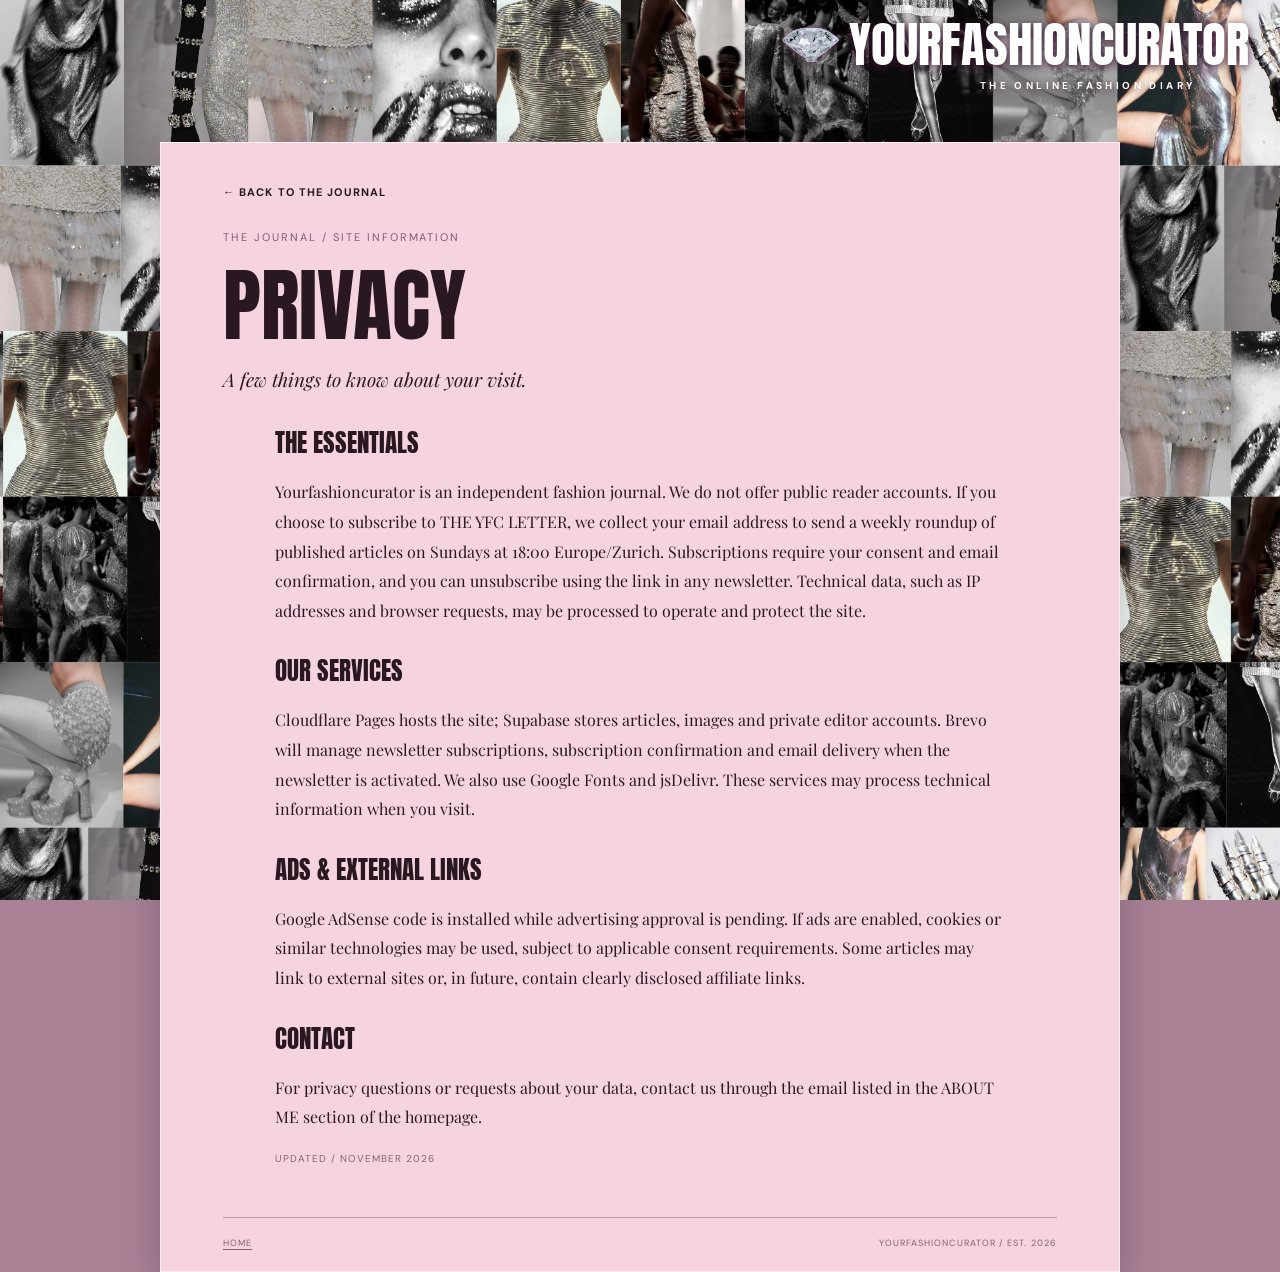
<file: privacy.html>
<!doctype html>
<html lang="en"><head>
<meta charset="utf-8"><meta name="viewport" content="width=device-width,initial-scale=1">
<meta name="robots" content="index,follow">
<meta name="description" content="Privacy information for Yourfashioncurator, an independent fashion journal.">
<title>Privacy — Yourfashioncurator</title>
<link rel="stylesheet" href="https://fonts.googleapis.com/css2?family=Anton&family=DM+Sans:wght@400;500;600;700&family=Playfair+Display:ital,wght@0,400;1,400&display=swap">
<link rel="stylesheet" href="styles.css?v=editorial-icons-v1"></head>
<body class="theme-home">
<div class="wallpaper" aria-hidden="true"></div>
<header class="masthead"><a href="./index.html" class="identity" aria-label="Yourfashioncurator home"><img src="diamond-test-clean.gif" alt=""><span>YOURFASHIONCURATOR</span></a><div class="mast-sub">THE ONLINE FASHION DIARY</div></header>
<div class="site-layout"><div class="center privacy-center">
<main class="paper privacy-paper">
<a class="article-back" href="./index.html"><span class="text-only-arrow" aria-hidden="true">←︎</span> BACK TO THE JOURNAL</a>
<div class="article-kicker" style="margin-top:30px">THE JOURNAL / SITE INFORMATION</div>
<h1 class="article-title">PRIVACY</h1>
<p class="article-summary">A few things to know about your visit.</p>
<div class="article-content privacy-compact">
<h2 class="article-heading small">THE ESSENTIALS</h2>
<p class="article-prose">Yourfashioncurator is an independent fashion journal. We do not offer public reader accounts. If you choose to subscribe to THE YFC LETTER, we collect your email address to send a weekly roundup of published articles on Sundays at 18:00 Europe/Zurich. Subscriptions require your consent and email confirmation, and you can unsubscribe using the link in any newsletter. Technical data, such as IP addresses and browser requests, may be processed to operate and protect the site.</p>
<h2 class="article-heading small">OUR SERVICES</h2>
<p class="article-prose">Cloudflare Pages hosts the site; Supabase stores articles, images and private editor accounts. Brevo will manage newsletter subscriptions, subscription confirmation and email delivery when the newsletter is activated. We also use Google Fonts and jsDelivr. These services may process technical information when you visit.</p>
<h2 class="article-heading small">ADS & EXTERNAL LINKS</h2>
<p class="article-prose">Google AdSense code is installed while advertising approval is pending. If ads are enabled, cookies or similar technologies may be used, subject to applicable consent requirements. Some articles may link to external sites or, in future, contain clearly disclosed affiliate links.</p>
<h2 class="article-heading small">CONTACT</h2>
<p class="article-prose">For privacy questions or requests about your data, contact us through the email listed in the <a href="./index.html" class="privacy-link">ABOUT ME</a> section of the homepage.</p>
<p class="article-meta">UPDATED / NOVEMBER 2026</p>
</div><footer class="footer"><a href="./index.html">HOME</a><span>YOURFASHIONCURATOR / EST. 2026</span></footer>
</main></div></div>
</body></html>
</file>
<file: styles.css>
:root{--paper:#f5d3df;--pink:#efcbd9;--line:#c392aa;--ink:#291821;--ink2:#594050;--white:#fff8fc;--shadow:rgba(37,19,34,.25)}*{box-sizing:border-box}html{scroll-behavior:smooth}body{font-family:'DM Sans',Arial,sans-serif;color:var(--ink);margin:0;background:#a98296;font-size:14px}a{color:inherit;text-decoration:none}button,input,textarea,select{font:inherit}button{cursor:pointer}button:disabled{cursor:wait;opacity:.55}.hidden,[hidden]{display:none!important}
.wallpaper{position:fixed;inset:0;z-index:-1;background:center top/cover no-repeat url('predictions-collage.png')}.theme-bring-back .wallpaper,.theme-predictions .wallpaper,.theme-archives .wallpaper,.theme-brands .wallpaper,.theme-shop .wallpaper,.theme-jewelry .wallpaper,.theme-collections .wallpaper{background-image:url('predictions-collage.png')}.theme-tv-fashion .wallpaper{background-image:url('fashion-archives-collage.png')}.theme-beauty .wallpaper{background-image:url('predictions-collage.png')}.theme-basics .wallpaper{background-image:url('the-basics-collage.jpg')}
.masthead{width:min(1500px,96%);margin:0 auto;height:142px;display:flex;flex-direction:column;align-items:flex-end;justify-content:flex-start;padding:21px 5px 0;color:#fff;text-shadow:0 2px 10px #3a1531}.identity{display:flex;align-items:center;gap:9px}.identity span{font-family:Anton,Impact,sans-serif;font-size:clamp(30px,3.8vw,54px);line-height:1}.identity img{width:59px;height:auto;flex-shrink:0;filter:drop-shadow(0 1px 3px #542f48)}.mast-sub{font-weight:700;font-size:10px;letter-spacing:.34em;margin:9px 54px 0 0}
.site-layout{width:min(1500px,98%);margin:0 auto;display:grid;grid-template-columns:minmax(150px,205px) minmax(0,960px) minmax(150px,205px);gap:14px;align-items:start;justify-content:center}.center{min-width:0}.tabs{display:flex;gap:4px;align-items:end;justify-content:space-between;min-height:42px}.tabs>a,.more>summary{display:flex;align-items:center;justify-content:center;min-height:42px;flex:1;white-space:nowrap;background:var(--pink);border:1px solid var(--line);border-bottom:0;border-radius:2px 2px 0 0;box-shadow:inset 1px 1px #fff9,2px 0 #81556822;font-size:10px;font-weight:700;padding:9px 7px;letter-spacing:.025em;text-align:center}.tabs>a:hover,.tabs>a[aria-current="page"],.more[open]>summary{background:var(--paper)}.more{position:relative;flex:1}.more>summary{list-style:none;cursor:pointer}.more>summary::-webkit-details-marker{display:none}.chevron{border-right:1px solid;border-bottom:1px solid;width:6px;height:6px;transform:rotate(45deg);margin:-4px 0 0 9px}.dropdown{z-index:6;position:absolute;right:0;top:100%;width:min(280px,80vw);padding:6px;background:#f6dfeb;border:1px solid var(--line);box-shadow:0 6px 24px #28162255}.dropdown a{display:block;padding:12px 11px;background:#fff4f8;font-size:11px;border-bottom:1px solid #e5c1d1;font-weight:700}.dropdown a:hover{background:#ecc4d4}
.paper{background:var(--paper);min-height:630px;padding:39px clamp(25px,5vw,62px) 22px;border:1px solid #ffeff5;box-shadow:0 12px 40px var(--shadow)}.sidebar{display:grid;gap:14px;padding-top:110px}.widget{background:#f4d6e2;padding:14px;box-shadow:0 5px 17px #25142138;border:1px solid #fff0f4}.widget h2{font:normal 19px Anton,sans-serif;background:#efcada;color:#4c3040;border:1px solid var(--line);box-shadow:inset 1px 1px #fff8,2px 2px #ba8aa733;padding:11px 12px;margin:0 0 14px}.widget-body{font-size:12px;line-height:1.7;white-space:pre-line;overflow-wrap:anywhere}.widget-body a,.widget-link{display:block;border:1px solid #dab0c5;background:#fff3f7;margin-top:6px;padding:10px 11px;font-weight:700;font-size:10px;letter-spacing:.1em}.widget-link{margin-top:13px}
.archive-top{display:flex;align-items:baseline;justify-content:space-between;gap:15px;border-bottom:1px solid #b9869f;padding-bottom:14px;font-size:10px;letter-spacing:.16em;text-transform:uppercase;color:#75596b}.cover-note{margin:28px 0 34px;display:grid;grid-template-columns:minmax(0,1fr) auto;gap:28px;align-items:start}.cover-note .tiny{font-size:11px;letter-spacing:.23em;text-transform:uppercase;font-weight:700}.cover-note h1{font:normal clamp(48px,8vw,94px)/.93 Anton,Impact,sans-serif;letter-spacing:-.025em;margin:13px 0 10px;word-break:break-word}.cover-note h1 i{font:italic normal 36px 'Playfair Display',Georgia,serif;display:block;letter-spacing:0;margin-top:8px}.cover-note p{line-height:1.7;font-size:14px;max-width:430px;white-space:pre-line}.cover-note .issue{font-family:'Playfair Display',Georgia,serif;font-style:italic;font-size:24px;color:#9b6083;padding-top:10px}
.section-head{margin:35px 0 22px;display:flex;align-items:end;justify-content:space-between;gap:12px;border-bottom:1px solid var(--line);padding-bottom:11px}.section-head h2{font:normal clamp(27px,4vw,42px) Anton,Impact,sans-serif;margin:0}.section-head small{font-size:10px;letter-spacing:.13em;color:#825a72}.stories{display:grid;grid-template-columns:repeat(2,minmax(0,1fr));gap:24px 20px}.story{display:block;min-width:0}.story:nth-child(3n+1){grid-column:1/-1;display:grid;grid-template-columns:1.2fr 1fr;align-items:end;gap:23px}.story img{width:100%;height:245px;display:block;object-fit:cover;background:#e6b3c6}.story:nth-child(3n+1) img{height:330px}.story-title{font:normal clamp(24px,3vw,36px)/1.13 'Playfair Display',Georgia,serif;margin:9px 0}.story .category{font:700 10px 'DM Sans',sans-serif;letter-spacing:.16em;text-transform:uppercase;color:#7c4a69}.story .description{font-size:12px;line-height:1.6;color:#65465a}.story a:hover .story-title{text-decoration:underline;text-underline-offset:4px}.empty-journal{padding:45px 18px 80px;text-align:center;border:1px solid #d8a6bd;background:#f7dce6;margin-top:25px}.empty-journal h2{font:normal 31px Anton,Impact,sans-serif;margin:0 0 9px}.empty-journal p{margin:0;color:#76556a;font-size:12px}.footer{display:flex;justify-content:space-between;gap:15px;border-top:1px solid #c69bb0;margin-top:52px;padding-top:19px;font-size:9px;letter-spacing:.12em;color:#836173}
.article-back{font-size:11px;font-weight:700;letter-spacing:.1em}.article-cover{display:block;width:100%;max-height:650px;object-fit:cover;margin:27px 0}.article-title{font:normal clamp(43px,7vw,80px)/1 Anton,sans-serif;margin:21px 0 15px;overflow-wrap:anywhere}.article-kicker{font-size:11px;letter-spacing:.18em;color:#865975}.article-summary{font:italic 19px/1.6 'Playfair Display',Georgia,serif;max-width:680px}.article-meta{font-size:10px;color:#866678;letter-spacing:.1em}.article-content{margin:35px auto;max-width:690px}.article-heading{font:normal 36px/1.12 Anton,sans-serif;margin:36px 0 15px}.article-heading.small{font-size:25px}.article-heading.large{font-size:48px}.article-prose{font:16px/1.85 'Playfair Display',Georgia,serif;margin:20px 0}.article-prose.small{font-size:13px}.article-prose.large{font-size:22px}.article-quote{font:italic 28px/1.45 'Playfair Display',Georgia,serif;margin:35px 0;padding:16px 25px;border-left:3px solid #9e6485}.article-divider{border-bottom:1px solid #bd8ca3;margin:32px 0}.article-visual{margin:24px 0}.article-visual img{max-width:100%;height:auto;display:inline-block}.article-visual.narrow img{width:45%}.article-visual.wide img{width:75%}.article-visual.full img{width:100%}.article-visual.cutout img{background:none;max-width:60%;filter:drop-shadow(2px 5px 1px #54243e25)}.article-visual figcaption{font:11px 'DM Sans',sans-serif;color:#785b70;margin-top:5px}
.loading{text-align:center;padding:80px 0;font-size:11px;letter-spacing:.2em}.error-msg{padding:18px;border:1px solid #b88599;color:#80425b;background:#f8e4eb;margin:20px 0}
.admin-body{background:#f9eef3}.admin-head{display:flex;align-items:center;gap:20px;justify-content:space-between;background:var(--paper);padding:18px max(4vw,24px);border-bottom:1px solid var(--line)}.admin-head>span{font-size:10px;letter-spacing:.23em}.admin-brand{display:inline-flex;align-items:center;gap:9px;font:normal 25px/1 Anton,sans-serif;white-space:nowrap}.admin-brand img{width:59px;height:auto;flex-shrink:0;filter:drop-shadow(0 1px 3px #542f48)}.admin-main{max-width:1250px;margin:40px auto;padding:0 22px 70px}.admin-auth{max-width:430px;margin:50px auto;padding:30px;background:white;border:1px solid #e5c8d6}.admin-auth h1,.admin-section-title h1{font:normal 38px Anton,sans-serif;margin:0 0 8px}.admin-auth p{color:#765b6b}form label{display:block;font-size:11px;letter-spacing:.05em;font-weight:700;margin:14px 0}form input:not([type=checkbox]):not([type=file]),form textarea,form select{display:block;width:100%;border:1px solid #cdaaba;background:#fffdfd;padding:12px 13px;border-radius:0;color:#311e2a;margin-top:6px}form input[type=file]{display:block;margin-top:8px;max-width:100%}.solid-btn,.outline-btn,.text-btn,.block-tools button,.block-controls button{border:1px solid #44263a;background:#44263a;color:white;padding:10px 15px;font-size:10px;font-weight:700;letter-spacing:.07em;display:inline-flex;justify-content:center;align-items:center;text-transform:uppercase}.outline-btn,.block-tools button,.block-controls button{background:white;color:#44263a;border-color:#c69ab0}.text-btn{border:0;background:none;color:#44263a}.danger{border-color:#9e4d65;color:#8b4057}.feedback{color:#8a4159;min-height:18px;font-size:12px;white-space:pre-line}.admin-controls{display:flex;gap:8px;flex-wrap:wrap;margin-bottom:30px}.admin-section-title{border-bottom:1px solid var(--line);display:flex;justify-content:space-between;align-items:end;padding-bottom:12px;margin-bottom:18px}.admin-section-title span{font-size:10px;letter-spacing:.14em}.post-manager{display:grid;gap:9px}.manager-item{border:1px solid #e0b7c9;background:#fff;display:grid;grid-template-columns:1fr auto;gap:14px;align-items:center;padding:16px}.manager-item strong{display:block;font-size:15px}.manager-item small{color:#83596c;display:block;margin-top:5px}.manager-item button{margin-left:4px}.editor-grid{display:grid;grid-template-columns:minmax(0,1fr) minmax(260px,420px);gap:25px;align-items:start}.edit-fields,.settings-form{background:#fff;border:1px solid #e3c3d1;padding:20px}.field-row{display:grid;grid-template-columns:1fr 1fr;gap:15px}.checkbox-line{display:flex;gap:8px;align-items:center}.hint{font-size:10px;color:#806474}.block-head{display:flex;align-items:center;justify-content:space-between;border-top:1px solid #e2c6d4;padding-top:16px;margin:24px 0 10px}.block-head h2{font:normal 22px Anton;margin:0}.block-head span{font-size:10px}.block-tools{display:flex;gap:5px;flex-wrap:wrap}.block-tools button{padding:8px 9px}.block-edit{background:#fff8fb;border:1px solid #e1bfd0;margin-top:13px;padding:13px}.block-controls{display:flex;justify-content:space-between;align-items:center;gap:6px}.block-controls strong{font-size:12px}.block-controls button{padding:7px 9px;margin-left:4px}.block-edit textarea{min-height:90px}.block-options{display:grid;grid-template-columns:repeat(3,minmax(0,1fr));gap:8px}.editor-actions{display:flex;gap:8px;flex-wrap:wrap;margin-top:27px}.live-preview{border:1px solid #d3aac0;background:var(--paper);position:sticky;top:10px;padding:16px;max-height:95vh;overflow:auto}.live-preview>h2{font:normal 19px Anton;border-bottom:1px solid var(--line);padding-bottom:10px}.live-preview .article-title{font-size:35px}.live-preview .article-content{margin:12px 0}.settings-form{max-width:700px}.settings-form label{max-width:650px}
@media(max-width:1150px){.site-layout{grid-template-columns:minmax(130px,180px) minmax(0,1fr) minmax(130px,180px);gap:10px}.tabs>a,.more>summary{font-size:9px;padding:9px 4px}.paper{padding:30px 25px}.sidebar{padding-top:90px}}@media(max-width:840px){.site-layout{grid-template-columns:minmax(0,1fr);max-width:780px}.center{order:1}.sidebar{padding-top:0;display:flex;flex-wrap:wrap}.sidebar .widget{flex:1 1 160px}.left-side{order:2}.right-side{order:3}.masthead{height:105px}.editor-grid{grid-template-columns:1fr}.live-preview{position:static;max-height:none}}@media(max-width:580px){.identity span{font-size:clamp(20px,6vw,29px)}.identity img{width:39px}.admin-brand img{width:39px}.admin-brand{font-size:clamp(18px,5.6vw,25px)}.mast-sub{font-size:8px;margin-right:40px;letter-spacing:.17em}.masthead{height:90px}.site-layout{width:100%;gap:0}.tabs{gap:2px;padding:0 5px}.tabs>a,.more>summary{min-height:38px;font-size:7px;padding:6px 2px;letter-spacing:-.02em}.chevron{display:none}.paper{padding:23px 19px 17px}.sidebar{margin:14px 10px}.cover-note{grid-template-columns:1fr}.cover-note .issue{display:none}.stories{grid-template-columns:1fr}.story:nth-child(3n+1){grid-column:auto;display:block}.story img,.story:nth-child(3n+1) img{height:220px}.story-title{font-size:25px}.footer{font-size:8px}.admin-head>span{display:none}.field-row,.block-options{grid-template-columns:1fr}.admin-main{padding:0 12px}.editor-actions .solid-btn{width:100%}}@media(prefers-reduced-motion:reduce){html{scroll-behavior:auto}}

/* Scrapbook photo overlays: only stickers move, editorial flow stays structured. */
.photo-stage{position:relative;display:block;max-width:100%;line-height:0;overflow:visible}
.article-cover-stage{width:100%;margin:27px 0}
.article-cover-stage .article-cover{width:100%;margin:0;max-height:650px;object-fit:contain}
.article-photo-stage{display:inline-block;vertical-align:top;width:75%}
.article-visual.narrow .article-photo-stage{width:45%}
.article-visual.wide .article-photo-stage{width:75%}
.article-visual.full .article-photo-stage{width:100%}
.article-visual .article-photo-stage>img{display:block;width:100%;height:auto;max-width:100%}
.photo-sticker{position:absolute;display:block;z-index:3;aspect-ratio:3.5 / 1;pointer-events:none;user-select:none;-webkit-user-select:none;transform-origin:center;line-height:1}
.photo-sticker>span{display:block;width:100%;height:100%;background:repeating-linear-gradient(95deg,#ffffff1f 0 3px,#bd9f8733 3px 5px),linear-gradient(145deg,#f3e3cdcf,#d9c3a3e0);border-left:1px solid #ddc9ad;border-right:1px solid #d6b99d;box-shadow:0 1px 3px #24101a30;clip-path:polygon(0 6%,3% 0,8% 7%,13% 1%,19% 6%,26% 1%,33% 6%,40% 0,48% 5%,55% 1%,63% 6%,71% 0,78% 5%,87% 0,93% 6%,100% 2%,98% 97%,91% 91%,84% 100%,76% 94%,68% 100%,60% 95%,52% 100%,44% 95%,37% 100%,28% 95%,20% 100%,12% 95%,5% 100%,0 95%)}
.sticker-pink>span{background:repeating-linear-gradient(95deg,#fff3 0 3px,#b5668533 3px 5px),linear-gradient(145deg,#f5c3d8dc,#d999b6dc)}
.sticker-silver>span{background:repeating-linear-gradient(95deg,#fff6 0 3px,#80808033 3px 5px),linear-gradient(145deg,#e9e5e5df,#aaa7b5e8)}
.photo-sticker.sticker-custom{aspect-ratio:auto;line-height:0}
.photo-sticker.sticker-custom>img{width:100%;height:auto;display:block;filter:drop-shadow(0 2px 2px #321c2a40)}
.live-preview .sticker-draggable{pointer-events:auto;cursor:grab;touch-action:none;outline:1px dashed transparent;outline-offset:3px}
.live-preview .sticker-draggable:hover,.live-preview .sticker-draggable:focus-visible{outline-color:#7f4a6e}
.live-preview .sticker-draggable:active{cursor:grabbing}
.live-preview .article-photo-stage>img{width:100%}
.live-preview .article-cover-stage{margin:14px 0}

/* Make profile usernames and email visibly clickable. */
.widget-body a,.widget-link{overflow-wrap:anywhere;text-decoration:none}
.widget-body a .link-detail,.widget-link .link-detail{text-decoration:underline;text-decoration-thickness:1px;text-underline-offset:3px;overflow-wrap:anywhere}
.widget-body a:hover,.widget-link:hover{background:#fce5ef}

/* Reserved ad slot: a visible placeholder, no ad network or trackers connected. */
.ad-widget{min-width:0}
.ad-widget h2{font-size:17px;letter-spacing:.035em}
.ad-placement{min-height:176px;padding:12px 9px;border:1px dashed #b889a1;background:#f8e4ec;display:flex;flex-direction:column;justify-content:space-between;align-items:center;text-align:center;color:#674359}
.ad-placement-top{font:700 8px/1.5 'DM Sans',sans-serif;letter-spacing:.09em}
.ad-placement-center{font:normal 30px/.98 Anton,Impact,sans-serif;letter-spacing:.025em;color:#9d6c86}
.ad-placement-bottom{font:italic 11px/1.25 'Playfair Display',Georgia,serif;color:#927186}

/* Strong, readable active state for the vintage navigation. */
.tabs>a[aria-current="page"],.more.has-active>summary{
 background:#af7995;color:#fff9fc;border-color:#93627d;
 box-shadow:inset 1px 1px #ffffff30,0 2px 0 #86566f;
 font-weight:700;
}
.tabs>a[aria-current="page"]:hover,.more.has-active>summary:hover{background:#a46e8a}
.tabs>a:hover:not([aria-current="page"]),.more:not(.has-active)>summary:hover{background:#f8e3eb}
.more.has-active .chevron{border-color:#fff9fc}
.dropdown a[aria-current="page"]{background:#af7995;color:#fff9fc;border-color:#93627d}
.dropdown a[aria-current="page"]:hover{background:#a46e8a}

/* Editorial front page — magazine cover rather than a generic landing page. */
.magazine-cover{margin:20px 0 26px}
.magazine-cover-top{display:flex;justify-content:space-between;gap:10px;border-bottom:2px solid #3b2331;padding-bottom:9px;margin-bottom:18px;font:700 10px/1.4 'DM Sans',sans-serif;letter-spacing:.17em}
.magazine-lead{display:grid;grid-template-columns:minmax(0,1.14fr) minmax(0,.86fr);gap:20px;align-items:center}
.magazine-lead-photo{position:relative;min-height:360px;background:#e6bbcd;overflow:hidden}
.magazine-lead-photo img{width:100%;height:100%;min-height:360px;max-height:520px;object-fit:cover;display:block}
.magazine-no-cover{display:flex;min-height:360px;align-items:center;justify-content:center;font:normal 44px Anton,sans-serif;letter-spacing:.05em;color:#855b71}
.magazine-photo-stamp{position:absolute;bottom:12px;left:10px;background:#f4d3df;padding:7px 10px;font:700 9px 'DM Sans',sans-serif;letter-spacing:.12em}
.magazine-lead-copy{padding:11px 0 15px}
.magazine-lead-copy h1{font:normal clamp(37px,5.4vw,70px)/.97 Anton,Impact,sans-serif;margin:12px 0 17px;overflow-wrap:anywhere}
.magazine-lead-copy p{font:normal 15px/1.65 'Playfair Display',Georgia,serif;margin:0 0 24px}
.magazine-read{display:inline-block;border-bottom:1px solid #553246;padding-bottom:7px;font:700 10px 'DM Sans',sans-serif;letter-spacing:.14em}
.magazine-lead:hover .magazine-read{border-bottom-width:2px}
.editorial-letter{display:grid;grid-template-columns:170px minmax(0,1fr);gap:20px;align-items:start;border-top:1px solid #a87792;border-bottom:1px solid #a87792;margin:25px 0 36px;padding:16px 0}
.editorial-letter-heading{font:normal 23px/1.15 Anton,Impact,sans-serif;letter-spacing:.01em}
.editorial-letter p{margin:0;white-space:pre-line;font:italic 16px/1.65 'Playfair Display',Georgia,serif}
.full-article .article-back{display:inline-block;margin-top:26px}
.full-article .article-kicker{margin-top:34px}
.story-no-photo{display:flex;min-height:220px;align-items:center;justify-content:center;background:#e9bfd0;font:normal 26px Anton,sans-serif;letter-spacing:.05em;color:#825b70;overflow-wrap:anywhere;padding:20px}
.pinned-story{display:block;border-top:1px solid #d5aabf;padding:9px 0}
.pinned-story:first-child{border-top:0;padding-top:0}
.pinned-story small{display:block;color:#8a5f78;text-transform:uppercase;font-size:9px;letter-spacing:.12em}
.pinned-story span{display:block;font:normal 16px/1.3 'Playfair Display',Georgia,serif;margin-top:4px}
.pinned-story:hover span{text-decoration:underline}
.article-diptych{display:grid;grid-template-columns:minmax(0,1fr) minmax(0,1fr);gap:12px;align-items:start;margin:24px 0}
.diptych-photo{margin:0;min-width:0}
.diptych-photo img{display:block;width:100%;height:auto}
.diptych-photo figcaption{font:11px/1.5 'DM Sans',sans-serif;color:#785b70;margin:7px 0 0}
.diptych-empty{min-height:110px;border:1px dashed #c99fb2;background:#efcbd9}
.footer a{text-decoration:underline;text-underline-offset:3px}
@media(max-width:780px){
 .magazine-lead{grid-template-columns:1fr 1fr;gap:14px}
 .magazine-lead-photo,.magazine-lead-photo img,.magazine-no-cover{min-height:240px}
 .magazine-lead-copy h1{font-size:clamp(31px,5vw,49px)}
}
@media(max-width:640px){
 .tabs{display:flex;flex-wrap:wrap;justify-content:flex-start;gap:4px;padding:0 5px}
 .tabs>a,.tabs>.more{flex:1 1 22%;min-width:0}
 .tabs>a,.more>summary{min-height:42px;font-size:10px;padding:8px 4px;line-height:1.2;letter-spacing:0;white-space:normal}
 .more>summary{width:100%}
 .chevron{display:inline-block;flex-shrink:0}
 .magazine-lead{display:block}
 .magazine-lead-photo,.magazine-lead-photo img,.magazine-no-cover{min-height:250px;max-height:370px}
 .magazine-lead-copy{padding-top:20px}
 .magazine-lead-copy h1{font-size:clamp(37px,11vw,57px)}
 .editorial-letter{grid-template-columns:1fr;gap:9px}
 .archive-top{font-size:8px;letter-spacing:.08em}
 .article-diptych{grid-template-columns:1fr;gap:22px}
}

/* Keep the standalone privacy page aligned with the magazine's central column. */
.privacy-center{grid-column:1/-1;justify-self:center;width:min(960px,100%)}
.privacy-paper{min-height:0}
.privacy-paper .article-content{max-width:730px}
.privacy-paper .article-heading{margin-top:32px}

/* Keep stickers anchored to the actual cover photograph, not empty letterbox space.
   The same rules apply to the editor preview and published articles. */
.article-cover-stage.photo-stage{
 display:table;
 width:auto;
 max-width:100%;
 margin:27px auto;
}
.article-cover-stage.photo-stage .article-cover{
 display:block;
 width:auto;
 height:auto;
 max-width:100%;
 max-height:650px;
 object-fit:contain;
 margin:0;
}
.live-preview .article-cover-stage.photo-stage{margin:14px auto}

/* Cover thumbnail positioning: editorial crop without modifying the original. */
.crop-editor{margin:18px 0 30px;padding:17px;border:1px solid #d6aec1;background:#f9eaf0}
.crop-heading{display:flex;align-items:baseline;justify-content:space-between;gap:10px;margin-bottom:7px}
.crop-heading strong{font:normal 20px Anton,Impact,sans-serif}
.crop-heading span{font:700 9px 'DM Sans',sans-serif;letter-spacing:.08em;text-transform:uppercase;color:#866078}
.crop-editor .hint{margin:7px 0 14px}
.crop-preview-grid{display:grid;grid-template-columns:1fr 1fr;gap:12px;margin-bottom:19px;max-width:500px}
.crop-preview-grid>div{min-width:0}
.crop-preview-grid small{font:700 9px/1.7 'DM Sans',sans-serif;letter-spacing:.1em}
.crop-sample{background:#e9c6d5;border:1px solid #d7a9c0;overflow:hidden}
.crop-sample-card{aspect-ratio:1.45}
.crop-sample-feature{aspect-ratio:0.9}
.crop-sample img{width:100%;height:100%;display:block;object-fit:cover}
.crop-sample.no-cover img{visibility:hidden}
.crop-range-label{display:flex;justify-content:space-between;font:700 11px 'DM Sans',sans-serif;margin:12px 0 4px}
.crop-range-label output{font-variant-numeric:tabular-nums}
.crop-editor input[type="range"]{display:block;width:100%;accent-color:#a96d8d;cursor:pointer}
.crop-editor .outline-btn{margin-top:15px}
@media(max-width:580px){.crop-editor{padding:12px}.crop-heading{display:block}.crop-heading span{display:block;margin-top:3px}}

/* Front page / Fresh From the Archive: calm, consistent two-column editorial cards. */
.archive-stories{
 display:grid;
 grid-template-columns:repeat(2,minmax(0,1fr));
 column-gap:25px;
 row-gap:35px;
 align-items:start;
}
.archive-stories>.story,
.archive-stories>.story:nth-child(3n+1){
 display:block;
 grid-column:auto;
 min-width:0;
 padding:0 0 15px;
 border-bottom:1px solid #d3a8bb;
}
.archive-stories>.story img,
.archive-stories>.story:nth-child(3n+1) img{
 display:block;
 width:100%;
 height:auto;
 aspect-ratio:4/3;
 object-fit:cover;
}
.archive-stories>.story .category{
 margin-top:15px;
 font-size:9px;
 letter-spacing:.13em;
}
.archive-stories>.story .story-title{
 font-size:clamp(22px,2.5vw,31px);
 line-height:1.12;
 margin:9px 0 8px;
}
.archive-stories>.story .description{
 font-size:12px;
 line-height:1.65;
 margin:0;
}
.archive-stories>.story:hover .story-title{
 text-decoration:underline;
 text-underline-offset:4px;
}
@media(max-width:580px){
 .archive-stories{grid-template-columns:1fr;gap:28px}
 .archive-stories>.story img,
 .archive-stories>.story:nth-child(3n+1) img{aspect-ratio:4/3;height:auto}
 .archive-stories>.story .story-title{font-size:26px}
}

/* Stable editorial cover: image left and headline right on desktop/tablet.
   Keep the source photograph untouched; crop only its front-page frame. */
@media(min-width:581px){
 .magazine-lead{
  display:grid;
  grid-template-columns:minmax(0,1.05fr) minmax(0,.95fr);
  align-items:center;
  gap:clamp(14px,2.4vw,28px);
 }
 .magazine-lead-photo{
  width:100%;
  min-height:0;
  aspect-ratio:4/5;
 }
 .magazine-lead-photo img{
  display:block;
  position:absolute;
  inset:0;
  width:100%;
  height:100%;
  min-height:0;
  max-height:none;
  object-fit:cover;
 }
 .magazine-lead-copy{min-width:0}
 .magazine-lead-copy h1{font-size:clamp(31px,4.8vw,68px)}
}
@media(max-width:580px){
 .magazine-lead{display:block}
 .magazine-lead-photo{aspect-ratio:4/5;min-height:0;max-height:none}
 .magazine-lead-photo img{width:100%;height:100%;min-height:0;max-height:none;object-fit:cover}
}

/* Editorial double-photo spread: match editor preview with public article layout. */
.article-content .article-diptych,.live-preview .article-diptych{display:grid;grid-template-columns:repeat(2,minmax(0,1fr));gap:clamp(10px,2vw,18px);align-items:start;width:100%;margin:26px 0 34px}
.article-content .article-diptych .diptych-photo,.live-preview .article-diptych .diptych-photo{min-width:0;margin:0}
.article-content .article-diptych .diptych-photo img,.live-preview .article-diptych .diptych-photo img{width:100%;height:auto;display:block;object-fit:contain}
/* Keep the editorial diptych side-by-side on phones as well as desktop. */
@media(max-width:640px){
 .article-content .article-diptych,.live-preview .article-diptych{
  grid-template-columns:repeat(2,minmax(0,1fr));
  gap:8px;
 }
 .article-content .article-diptych .diptych-photo,
 .live-preview .article-diptych .diptych-photo{min-width:0}
}

/* Monochrome editorial symbols: fixed vector shapes, never mobile emoji glyphs. */
.editorial-arrow-icon,.editorial-star-icon{display:inline-block;vertical-align:-.14em;flex:none;color:inherit;fill:none}
.magazine-read .editorial-arrow-icon{margin-left:6px;vertical-align:-.19em}
.editorial-letter-heading .editorial-star-icon{margin-left:5px;vertical-align:-.12em}
.text-only-arrow{font-family:Arial,Helvetica,sans-serif;font-variant-emoji:text}

/* Affiliate product editorial component */
.article-content .article-affiliate,.live-preview .article-affiliate{margin:28px auto 36px;max-width:680px;width:100%;text-align:center}
.article-affiliate .affiliate-photo-link{display:block;text-decoration:none}
.article-affiliate img{display:block;width:100%;height:auto;object-fit:contain}
.article-affiliate figcaption{margin:13px auto 0;max-width:90%;font:italic 18px/1.55 'Playfair Display',Georgia,serif}
.article-affiliate .affiliate-description-link{color:inherit;text-decoration:underline;text-underline-offset:4px;text-decoration-thickness:1px;overflow-wrap:anywhere}
.article-affiliate a.affiliate-description-link:hover{color:#a44378}
@media(max-width:640px){.article-affiliate figcaption{font-size:16px;max-width:96%}}

/* Direct affiliate-product gallery (not article cards). */
.shop-products-section{margin:27px 0 40px}
.shop-products-grid{display:grid;grid-template-columns:repeat(2,minmax(0,1fr));column-gap:clamp(12px,2.5vw,24px);row-gap:32px;align-items:start}
.shop-product{min-width:0;margin:0}
.shop-product-photo{display:block;aspect-ratio:3/4;background:#f4e6ec;overflow:hidden}
.shop-product-photo img{width:100%;height:100%;object-fit:cover;display:block;transition:transform .22s}
.shop-product-photo:hover img{transform:scale(1.025)}
.shop-product figcaption{margin:10px 0 0;font:italic clamp(14px,1.6vw,19px)/1.5 'Playfair Display',Georgia,serif;text-align:center}
.shop-product figcaption a{color:inherit;text-decoration:underline;text-underline-offset:4px;text-decoration-thickness:1px;overflow-wrap:anywhere}
.shop-product figcaption a:hover{color:#a44378}
.affiliate-disclosure{margin:22px 0 0;font:11px/1.6 'DM Sans',sans-serif;opacity:.75}
.affiliate-product-form{max-width:710px;margin:16px 0 40px}
.affiliate-category-field{border:1px solid #d7b6c6;padding:18px;margin:12px 0}
.affiliate-category-field legend{font-weight:700;font-size:12px;letter-spacing:.04em;padding:0 6px}
.affiliate-category-options{display:grid;grid-template-columns:repeat(2,minmax(0,1fr));gap:8px 15px}
.affiliate-category-choice{display:flex!important;align-items:center;gap:8px;font-size:13px;cursor:pointer}
.affiliate-category-choice input{width:auto!important;flex:none}
.affiliate-image-preview img{width:200px;max-width:100%;max-height:270px;object-fit:contain;display:block}
.affiliate-manager-item{display:flex;gap:14px;align-items:center}
.affiliate-manager-item>img{width:64px;height:84px;object-fit:cover;flex:none}
@media(max-width:600px){.shop-products-grid{gap:23px 10px}.shop-product figcaption{font-size:14px}.affiliate-category-options{grid-template-columns:1fr}}


/* THE YFC LETTER — homepage newsletter */
.yfc-newsletter{margin:12px 0 30px;border:1px solid #b9819a;background:#faedf2;box-shadow:5px 5px 0 #d4a5b9}
.yfc-newsletter-top,.yfc-newsletter-bottom{display:flex;justify-content:space-between;gap:10px;align-items:center;padding:11px 17px;background:#efd0de;border-bottom:1px solid #c99db1;font:700 10px/1.5 'DM Sans',sans-serif;letter-spacing:.16em}
.yfc-newsletter-top span{font-weight:500;font-size:9px;letter-spacing:.1em}
.yfc-newsletter-bottom{justify-content:center;border-bottom:0;border-top:1px solid #c99db1;font-size:9px;background:#f2dce5}
.yfc-newsletter-inner{max-width:750px;margin:auto;padding:32px clamp(18px,5vw,45px) 28px;text-align:center}
.yfc-newsletter-overline{font-size:10px;font-weight:700;letter-spacing:.19em;color:#89586c;margin:0 0 12px}
.yfc-newsletter h2{font:italic clamp(27px,4vw,43px)/1.13 'Playfair Display',Georgia,serif;margin:0 0 16px;color:#3f2432}
.yfc-newsletter-inner>p:not(.yfc-newsletter-overline){font-size:13px;line-height:1.75;color:#634957;margin:0 auto 24px;max-width:550px}
.yfc-newsletter-label{display:block;text-align:left;max-width:565px;margin:0 auto 8px;font-size:10px;font-weight:700;letter-spacing:.13em}
.yfc-newsletter-controls{display:flex;gap:8px;max-width:565px;margin:auto}
.yfc-newsletter-controls input{min-width:0;flex:1;border:1px solid #b98299;border-radius:0;background:#fffdfd;padding:13px;font-size:13px}
.yfc-newsletter-controls button{border:1px solid #341d29;border-radius:0;background:#341d29;color:#fff7fb;padding:13px 17px;font-size:10px;font-weight:700;letter-spacing:.08em}
.yfc-newsletter-controls button:hover{background:#65364c}
.yfc-newsletter-consent{display:flex;text-align:left;gap:8px;max-width:565px;margin:13px auto 0;font-size:11px;line-height:1.5;color:#664b59}
.yfc-newsletter-consent input{flex:none;margin:2px 0 0}
.yfc-newsletter-consent a{text-decoration:underline}
.yfc-newsletter-feedback{font-size:12px;min-height:1.3em;margin:12px 0 0}
.yfc-newsletter-honeypot{position:absolute!important;left:-9999px!important;opacity:0!important}
@media(max-width:600px){.yfc-newsletter{margin:10px 0 24px}.yfc-newsletter-top{font-size:9px}.yfc-newsletter-top span{font-size:8px}.yfc-newsletter-controls{flex-direction:column}.yfc-newsletter-controls button{min-height:44px}}

/* THE YFC LETTER — dismissible homepage popup, no layout space */
body.yfc-popup-open{overflow:hidden}
.yfc-newsletter-backdrop{position:fixed;inset:0;z-index:10000;background:rgba(29,16,28,.57);display:flex;align-items:center;justify-content:center;padding:20px;overflow-y:auto}
.yfc-newsletter-backdrop[hidden],.yfc-newsletter[hidden]{display:none!important}
.yfc-newsletter-backdrop .yfc-newsletter{position:relative;flex:0 1 565px;width:100%;max-height:calc(100dvh - 40px);overflow-y:auto;margin:0;border:1px solid #aa748e;background:#fff0f5;box-shadow:10px 12px 0 rgba(37,19,34,.25)}
.yfc-newsletter-close{position:absolute;right:8px;top:5px;z-index:2;display:grid;place-items:center;width:38px;height:38px;padding:0;background:transparent;color:#35202d;border:0;font-size:29px;line-height:1;cursor:pointer}
.yfc-newsletter-close:hover,.yfc-newsletter-close:focus-visible{color:#a44273}
.yfc-newsletter-backdrop .yfc-newsletter-top{padding-right:48px}
.yfc-newsletter-backdrop .yfc-newsletter-inner{padding:29px clamp(20px,5vw,38px) 24px}
.yfc-newsletter-backdrop .yfc-newsletter h2{font-size:clamp(27px,4vw,37px)}
@media(max-width:600px){.yfc-newsletter-backdrop{padding:12px}.yfc-newsletter-backdrop .yfc-newsletter{max-height:calc(100dvh - 24px)}.yfc-newsletter-backdrop .yfc-newsletter-top{padding-right:48px}.yfc-newsletter-backdrop .yfc-newsletter-top span{display:none}}


/* Mobile popup centering fix: keep dialog in visual viewport instead of document flow. */
@media(max-width:700px){
 .yfc-newsletter-backdrop{
  position:fixed!important;
  inset:0!important;
  width:100vw;
  height:100vh;
  height:100dvh;
  min-height:0;
  display:grid!important;
  place-items:center!important;
  padding:16px!important;
  overflow:hidden;
  overscroll-behavior:contain;
 }
 .yfc-newsletter-backdrop[hidden]{display:none!important}
 .yfc-newsletter-backdrop .yfc-newsletter{
  position:relative!important;
  display:block;
  justify-self:center;
  align-self:center;
  width:min(100%,480px)!important;
  max-width:480px!important;
  max-height:calc(100vh - 32px);
  max-height:calc(100dvh - 32px);
  margin:0!important;
  overflow-y:auto;
  overscroll-behavior:contain;
  -webkit-overflow-scrolling:touch;
  box-shadow:5px 6px 0 rgba(37,19,34,.2);
 }
 .yfc-newsletter-backdrop .yfc-newsletter-inner{padding:22px 19px 18px}
 .yfc-newsletter-backdrop .yfc-newsletter h2{font-size:clamp(25px,7vw,33px)}
 .yfc-newsletter-backdrop .yfc-newsletter-inner>p:not(.yfc-newsletter-overline){font-size:12px;line-height:1.5;margin-bottom:15px}
 .yfc-newsletter-backdrop .yfc-newsletter-controls input{font-size:16px}
 .yfc-newsletter-backdrop .yfc-newsletter-consent{font-size:10px}
}

/* THE SHOP / curated folders with touch-friendly horizontal discovery. */
.shop-folders-section{margin:24px 0 48px;min-width:0}
.shop-folders-intro{border:1px solid #d0a3b8;background:#f8e5ed;padding:clamp(20px,4vw,38px);text-align:center}
.shop-folders-intro>span,.shop-folder-heading small{display:block;font:700 10px 'DM Sans',sans-serif;letter-spacing:.19em;color:#86536c}
.shop-folders-intro h2{font:normal clamp(35px,6vw,64px)/1.05 Anton,Impact,sans-serif;margin:13px 0;color:#44283a}
.shop-folders-intro p{font:italic clamp(14px,2vw,18px)/1.65 'Playfair Display',Georgia,serif;color:#754b64;margin:0 auto;max-width:510px}
.shop-folder-nav{display:flex;gap:10px;overflow-x:auto;padding:18px 2px 22px;scrollbar-width:thin;scroll-snap-type:x proximity}
.shop-folder-link{white-space:nowrap;flex:none;text-decoration:none;color:#432638;border:1px solid #b985a0;background:#fff4f8;padding:11px 16px;font:700 11px 'DM Sans',sans-serif;letter-spacing:.05em;scroll-snap-align:start}
.shop-folder-link:hover,.shop-folder-link:focus-visible{background:#432638;color:#fff}
.shop-folder-link span{opacity:.65;margin-left:8px}
.shop-folder{min-width:0;scroll-margin-top:18px;margin:15px 0 38px}
.shop-folder-heading{display:flex;align-items:end;justify-content:space-between;gap:14px;border-bottom:1px solid #bc90a8;margin-bottom:17px;padding-bottom:11px}
.shop-folder-heading h2{font:normal clamp(29px,4vw,45px) Anton,Impact,sans-serif;margin:6px 0 0;color:#432638}
.shop-folder-heading>span{font:700 9px 'DM Sans',sans-serif;letter-spacing:.1em;color:#805970;text-align:right;padding-bottom:5px}
.shop-folder-rail{display:flex;gap:clamp(13px,2vw,24px);overflow-x:auto;overscroll-behavior-inline:contain;scroll-snap-type:x mandatory;scrollbar-width:thin;scrollbar-color:#bc90a8 transparent;padding:0 3px 17px}
.shop-folder-rail .shop-product{flex:0 0 clamp(165px,32%,242px);scroll-snap-align:start}
.shop-folder-rail .shop-product-photo{aspect-ratio:3/4}
.shop-folder-rail:focus-visible{outline:2px solid #86536c;outline-offset:3px}
@media(max-width:640px){.shop-folders-intro{padding:24px 16px}.shop-folder-heading>span{max-width:110px;line-height:1.5}.shop-folder-rail .shop-product{flex-basis:min(63vw,230px)}.shop-folder-nav{gap:8px}.shop-folder-link{padding:10px 12px}}

/* Private YFC Analytics editor dashboard */
.yfc-analytics-heading{display:flex;align-items:center;justify-content:space-between;gap:18px;margin:16px 0}
.yfc-analytics-heading p{max-width:670px;color:#6d5061;font:13px/1.7 'DM Sans',sans-serif;margin:0}
.yfc-analytics-heading button{flex:none}
.yfc-analytics-metrics{display:grid;grid-template-columns:repeat(4,minmax(0,1fr));gap:13px;margin:23px 0 26px}
.yfc-analytics-metric{background:#f8e8ef;border:1px solid #cfa3b7;padding:22px 18px;display:flex;flex-direction:column;gap:9px;min-width:0}
.yfc-analytics-metric small{color:#865470;font:700 10px 'DM Sans',sans-serif;letter-spacing:.12em}
.yfc-analytics-metric strong{font:normal clamp(32px,4vw,53px)/1 Anton,Impact,sans-serif;color:#402638}
.yfc-analytics-metric span{font:12px/1.5 'DM Sans',sans-serif;color:#775d6c}
.yfc-analytics-columns{display:grid;grid-template-columns:1.2fr 1fr;gap:16px}
.yfc-analytics-panel{background:#fff7fa;border:1px solid #d4acbf;padding:20px;margin:0 0 18px;min-width:0}
.yfc-analytics-panel h2{font:normal 26px Anton,Impact,sans-serif;color:#402638;margin:0 0 12px}
.yfc-analytics-item{display:flex;flex-direction:column;gap:5px;padding:12px 0;border-bottom:1px solid #ebd2dc;text-decoration:none;color:#41283a}
.yfc-analytics-item:last-child{border-bottom:0}
.yfc-analytics-item strong{font:600 13px/1.45 'DM Sans',sans-serif}
.yfc-analytics-item small{font:11px 'DM Sans',sans-serif;color:#896d7d}
a.yfc-analytics-item:hover strong{text-decoration:underline}
.yfc-analytics-sources p{font:13px/1.6 'DM Sans',sans-serif;color:#735569;margin:0 0 15px}
.yfc-analytics-links{display:grid;grid-template-columns:repeat(3,minmax(0,1fr));gap:11px}
.yfc-analytics-links a{display:flex;flex-direction:column;gap:9px;padding:16px;background:#f5dfe8;border:1px solid #cea1b7;color:#42283a;text-decoration:none;font:700 12px 'DM Sans',sans-serif;letter-spacing:.05em}
.yfc-analytics-links a:hover,.yfc-analytics-links a:focus-visible{background:#ebc7d8}
.yfc-analytics-links small{font:11px/1.4 'DM Sans',sans-serif;color:#6e5061;letter-spacing:0}
.yfc-analytics-footnote{font:11px/1.6 'DM Sans',sans-serif;color:#765a6c;margin:0 0 30px}
@media(max-width:800px){.yfc-analytics-metrics{grid-template-columns:repeat(2,minmax(0,1fr))}.yfc-analytics-columns{grid-template-columns:1fr}.yfc-analytics-links{grid-template-columns:repeat(2,minmax(0,1fr))}}
@media(max-width:520px){.yfc-analytics-heading{align-items:stretch;flex-direction:column}.yfc-analytics-metrics{gap:9px}.yfc-analytics-metric{padding:15px 12px}.yfc-analytics-links{grid-template-columns:1fr}}

/* Curating TV Fashion / editorial series landing page */
.tv-fashion-intro{border-top:1px solid #bd91a8;border-bottom:1px solid #bd91a8;padding:20px clamp(12px,3vw,28px);margin:18px 0 28px;background:rgba(255,248,252,.55)}
.tv-fashion-intro span{font:700 10px 'DM Sans',sans-serif;letter-spacing:.17em;color:#87516e}
.tv-fashion-intro p{font:italic clamp(18px,2.7vw,26px)/1.5 'Playfair Display',Georgia,serif;color:#4c2d40;max-width:720px;margin:12px 0 0}

/* Google Search Console report inside private YFC Analytics */
.yfc-gsc-panel-head{display:flex;align-items:center;justify-content:space-between;gap:14px;margin-bottom:14px}
.yfc-gsc-panel-head h2{margin:0}.yfc-gsc-panel-head p{font:12px 'DM Sans',sans-serif;color:#775d6c;margin:6px 0 0}
.yfc-gsc-panel-head>a{white-space:nowrap}
.yfc-gsc-import{display:flex;gap:10px;align-items:center;flex-wrap:wrap;margin:18px 0 12px}
.yfc-gsc-import input[type=file]{position:absolute;width:1px;height:1px;opacity:0;overflow:hidden}
.yfc-gsc-import label{cursor:pointer}
.yfc-gsc-panel h3{font:700 11px 'DM Sans',sans-serif;letter-spacing:.12em;color:#78556a}
.yfc-gsc-panel .yfc-analytics-metrics{margin:12px 0 23px}
@media(max-width:520px){.yfc-gsc-panel-head{align-items:flex-start;flex-direction:column}}

/* Dated Cloudflare baseline for private dashboard */
.yfc-analytics-cloudflare h3{font:700 11px 'DM Sans',sans-serif;letter-spacing:.12em;color:#78556a;margin:16px 0 11px}
.yfc-analytics-bar-label{display:flex;justify-content:space-between;gap:12px;font:12px/1.5 'DM Sans',sans-serif;color:#654559;margin:12px 0 5px}
.yfc-analytics-track{height:10px;background:#f0dce5;border-radius:20px;overflow:hidden}
.yfc-analytics-track>span{display:block;height:100%;background:#bd789c;border-radius:20px}

/* Real-time (on demand) Cloudflare analytics */
.yfc-analytics-live h3{font:700 11px 'DM Sans',sans-serif;letter-spacing:.12em;color:#78556a;margin:15px 0 8px}
.yfc-live-marker{display:inline-block;border:1px solid #92ad9b;color:#386149;background:#e4f1e7;padding:7px 11px;font:700 10px 'DM Sans',sans-serif;letter-spacing:.09em;white-space:nowrap}
.yfc-analytics-live .yfc-analytics-metric strong{font-size:clamp(26px,3.3vw,42px)}

/* Brevo newsletter + optional manual affiliate balances */
.yfc-quick-numbers .yfc-analytics-metrics{margin:18px 0}
.yfc-quick-numbers .yfc-analytics-metric strong{font-size:clamp(27px,3.2vw,42px)}
.yfc-affiliate-edit{margin:18px 0;padding:15px;border:1px solid #d8b5c5;background:#fff9fb}
.yfc-affiliate-edit summary{cursor:pointer;font:700 11px 'DM Sans',sans-serif;letter-spacing:.08em;color:#553044}
.yfc-affiliate-inputs{display:grid;grid-template-columns:minmax(0,1.5fr) minmax(95px,.7fr) minmax(0,1.5fr) minmax(95px,.7fr);gap:12px;margin:15px 0}
.yfc-affiliate-inputs label{font:700 11px 'DM Sans',sans-serif;color:#644658;display:flex;flex-direction:column;gap:7px}
.yfc-affiliate-inputs input,.yfc-affiliate-inputs select{min-width:0;width:100%;border:1px solid #c79baf;padding:10px;background:#fff}
.yfc-affiliate-links{margin-top:16px}
@media(max-width:650px){.yfc-affiliate-inputs{grid-template-columns:minmax(0,1.4fr) minmax(90px,.8fr)}}

/* Private YFC Content Calendar */
.calendar-toolbar{display:flex;flex-wrap:wrap;align-items:center;gap:9px;margin:25px 0 15px}
.calendar-toolbar h2{font:normal clamp(24px,3vw,35px)/1 Anton,Impact,sans-serif;min-width:175px;text-align:center;margin:0;color:#402638}
#calendar-total{font:700 10px 'DM Sans',sans-serif;color:#916077;letter-spacing:.1em;margin:0 auto 0 5px}
.calendar-weekdays,.calendar-month-grid{display:grid;grid-template-columns:repeat(7,minmax(0,1fr))}
.calendar-weekdays span{background:#e8cbd9;border:1px solid #d2a5bc;padding:12px 5px;text-align:center;font:700 10px 'DM Sans',sans-serif;letter-spacing:.1em}
.calendar-month-grid{border-left:1px solid #d2a5bc;border-top:1px solid #d2a5bc}
.yfc-calendar-day{font:12px 'DM Sans',sans-serif;display:flex;flex-direction:column;align-items:stretch;text-align:left;gap:6px;background:#fff9fc;color:#4a2b3d;border:0;border-bottom:1px solid #d2a5bc;border-right:1px solid #d2a5bc;min-width:0;min-height:110px;padding:9px;cursor:pointer}
.yfc-calendar-day:hover,.yfc-calendar-day:focus-visible{background:#f5e1ea;outline:2px solid #a76f8c;outline-offset:-2px}
.yfc-calendar-day.outside{background:#f4e9ef;color:#aa95a1}
.yfc-calendar-day.today .day-number{background:#4a293e;color:#fff;border-radius:50%}
.yfc-calendar-day .day-number{font-size:12px;font-weight:700;width:25px;height:25px;display:grid;place-items:center}
.calendar-dotline{display:flex;min-width:0;align-items:center;gap:5px;font:500 10px 'DM Sans',sans-serif;line-height:1.35}
.calendar-dotline>span{min-width:0;overflow:hidden;white-space:nowrap;text-overflow:ellipsis}
.calendar-dot{display:inline-block;flex:0 0 7px;width:7px;height:7px;border-radius:50%;background:#bd7095}
.calendar-dot.channel-website{background:#523343}
.calendar-dot.channel-instagram{background:#c6719c}
.calendar-dot.channel-tiktok{background:#7f6d91}
.calendar-dot.channel-pinterest{background:#a94e62}
.calendar-dot.channel-newsletter{background:#9c9c62}
.yfc-calendar-day>small{font:9px 'DM Sans',sans-serif;color:#916077}
.calendar-detail,.calendar-form{margin:24px 0;border:1px solid #d2a5bc;background:#fff7fb;padding:clamp(15px,3vw,25px)}
.calendar-detail-head{display:flex;justify-content:space-between;align-items:center;gap:10px;flex-wrap:wrap;margin:0 0 15px}
.calendar-detail-head h2{font:normal clamp(22px,3vw,31px) Anton,Impact,sans-serif;margin:0;color:#4a293e}
.calendar-list-item{display:flex;align-items:center;justify-content:space-between;gap:14px;padding:11px 0;border-top:1px solid #ebd3dd}
.calendar-list-item>div{display:flex;flex-direction:column;gap:6px;min-width:0}
.calendar-list-item strong{font:600 13px/1.5 'DM Sans',sans-serif}
.calendar-list-item small{font:11px 'DM Sans',sans-serif;color:#806077}
.calendar-alert{padding:14px;background:#fce3ea;border:1px solid #c97588;color:#833b4c;font:13px/1.6 'DM Sans',sans-serif}
.calendar-form{max-width:800px}
.calendar-form>label,.calendar-field-grid>label{display:flex;flex-direction:column;gap:7px;font:700 11px 'DM Sans',sans-serif;letter-spacing:.04em;color:#5b3a4d;margin:13px 0}
.calendar-form input,.calendar-form textarea,.calendar-form select{border:1px solid #c79baf;background:white;border-radius:0;max-width:100%;min-width:0;padding:11px;color:#43263a;font:13px 'DM Sans',sans-serif}
.calendar-field-grid{display:grid;grid-template-columns:repeat(2,minmax(0,1fr));gap:0 14px}
@media(max-width:690px){.calendar-toolbar h2{min-width:145px}.yfc-calendar-day{min-height:66px;padding:5px;gap:3px}.calendar-dotline{font-size:0}.calendar-dotline>span{display:none}.calendar-dotline .calendar-dot{width:8px;height:8px;flex-basis:8px}.calendar-dotline{display:inline-flex;margin-right:3px}.calendar-weekdays span{padding:9px 0;font-size:9px}.calendar-field-grid{grid-template-columns:1fr}}

/* YFC simple to-do calendar */
.yfc-calendar-day.selected{outline:2px solid #905675;outline-offset:-2px;background:#f9e5ef}
.calendar-task-wrap{display:flex!important;align-items:flex-start;flex-direction:row!important;gap:12px;min-width:0;flex:1}
.calendar-task-wrap>input[type=checkbox]{flex:0 0 19px;width:19px;height:19px;margin:2px 0 0;accent-color:#8a4c70;cursor:pointer}
.calendar-task-wrap>div{display:flex;flex-direction:column;gap:5px;min-width:0}
.calendar-list-item.task-completed strong{text-decoration:line-through;color:#998393}
.calendar-dot.is-done{background:#92a998}
.calendar-dotline.is-done>span{text-decoration:line-through;opacity:.65}
.calendar-done-label{flex-direction:row!important;align-items:center;gap:10px!important}
.calendar-done-label input{width:19px;height:19px;accent-color:#8a4c70}

/* Editorial refinements following the YFC team website review */
.shop-folder-link{font-family:'DM Sans',Arial,sans-serif;font-size:14px;line-height:1.45;font-weight:600;letter-spacing:0;color:#3f2838}
.shop-folder-heading>span{font-size:11px;line-height:1.5;letter-spacing:.03em;color:#654256}
.shop-folder-rail .shop-product figcaption,.shop-products-grid .shop-product figcaption{font-family:'DM Sans',Arial,sans-serif;font-style:normal;font-weight:500;font-size:clamp(14px,1.6vw,16px);line-height:1.6;letter-spacing:0;text-align:left;color:#3d2836}
.shop-folder-rail .shop-product figcaption a,.shop-products-grid .shop-product figcaption a{text-decoration:underline;text-decoration-thickness:1px;text-underline-offset:3px}
@media(max-width:640px){.shop-folder-link{font-size:13px;padding:11px 14px}.shop-folder-rail .shop-product figcaption{font-size:14px}}

/* Optional clickable editorial photo links: keep the existing layout and sizing. */
.article-visual .article-photo-stage>.article-photo-link{display:block;width:100%;line-height:0;cursor:pointer}
.article-visual .article-photo-stage>.article-photo-link>img{display:block;width:100%;height:auto;max-width:100%}
.article-visual .article-photo-stage>.article-photo-link:focus-visible{outline:2px solid #75415b;outline-offset:3px}

/* THE SHOP: consistently uppercase clickable product descriptions. */
.shop-product figcaption a{text-transform:uppercase}
</file>
